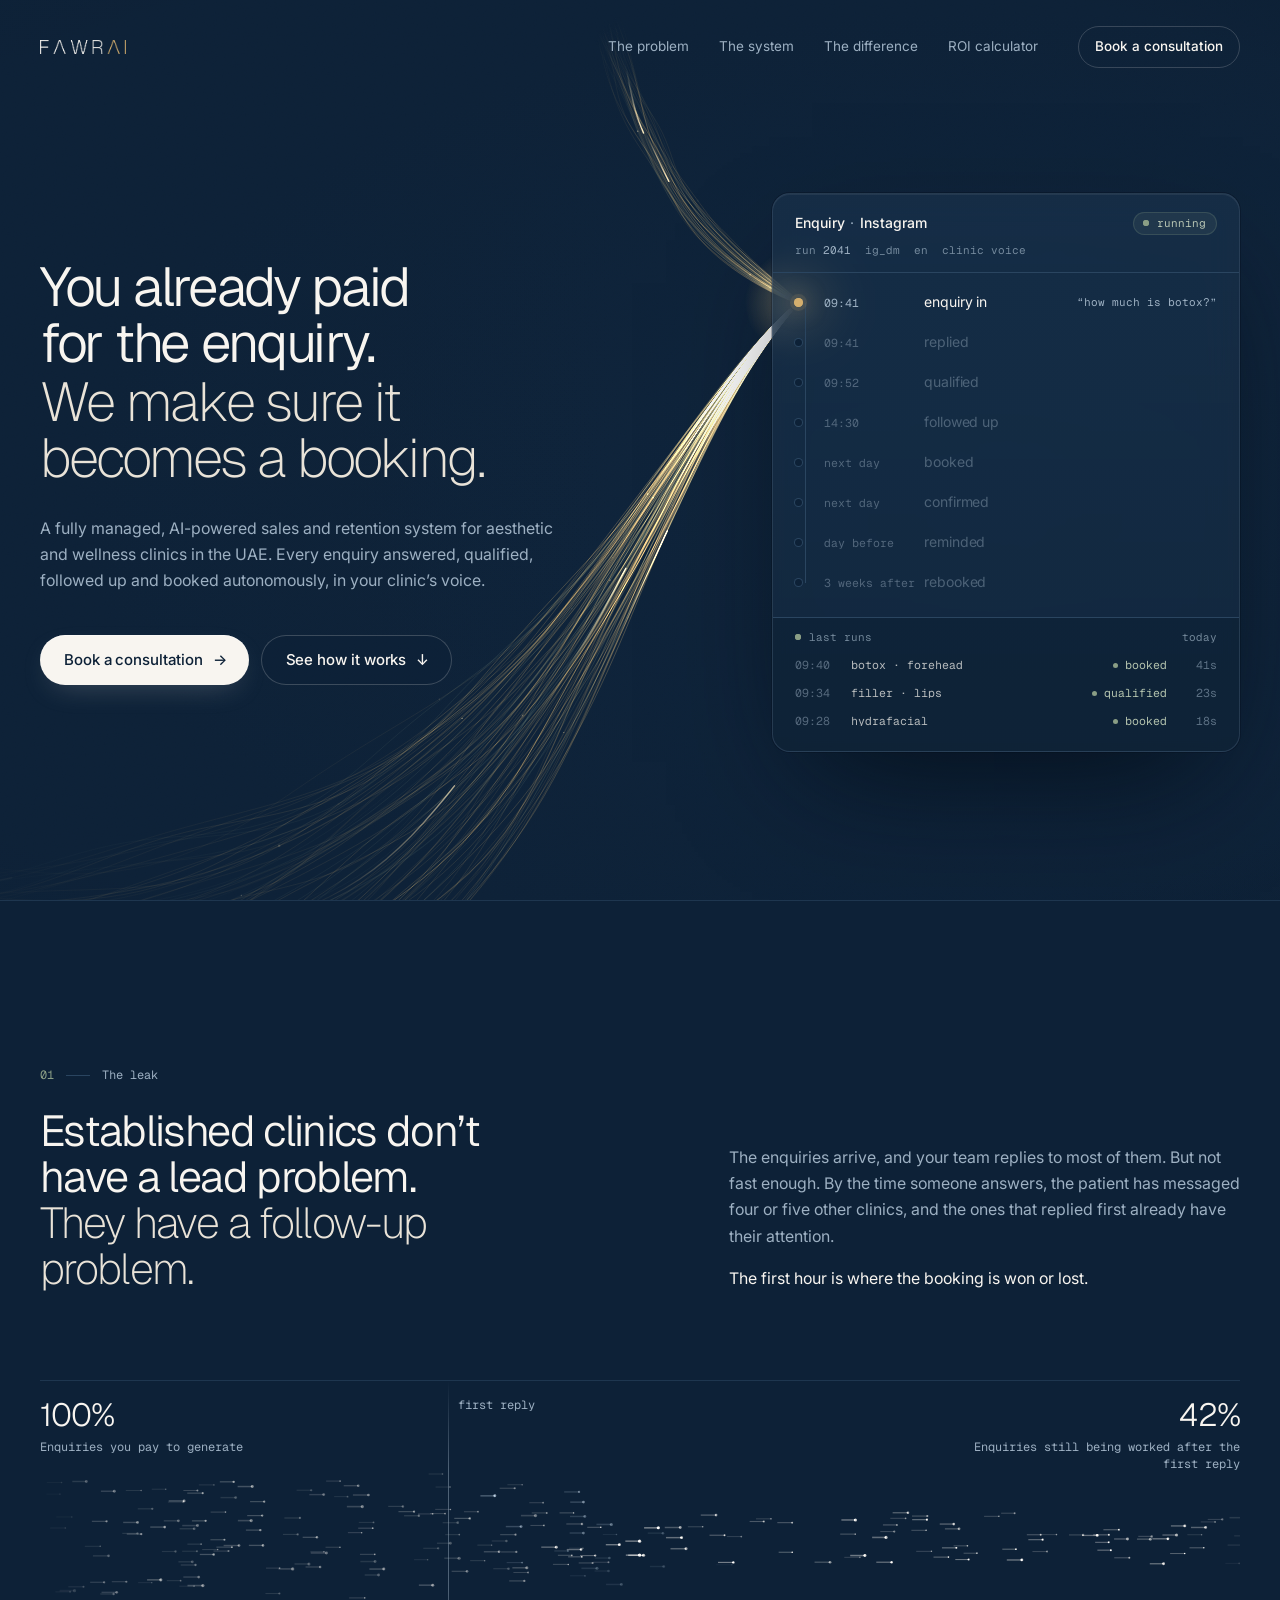
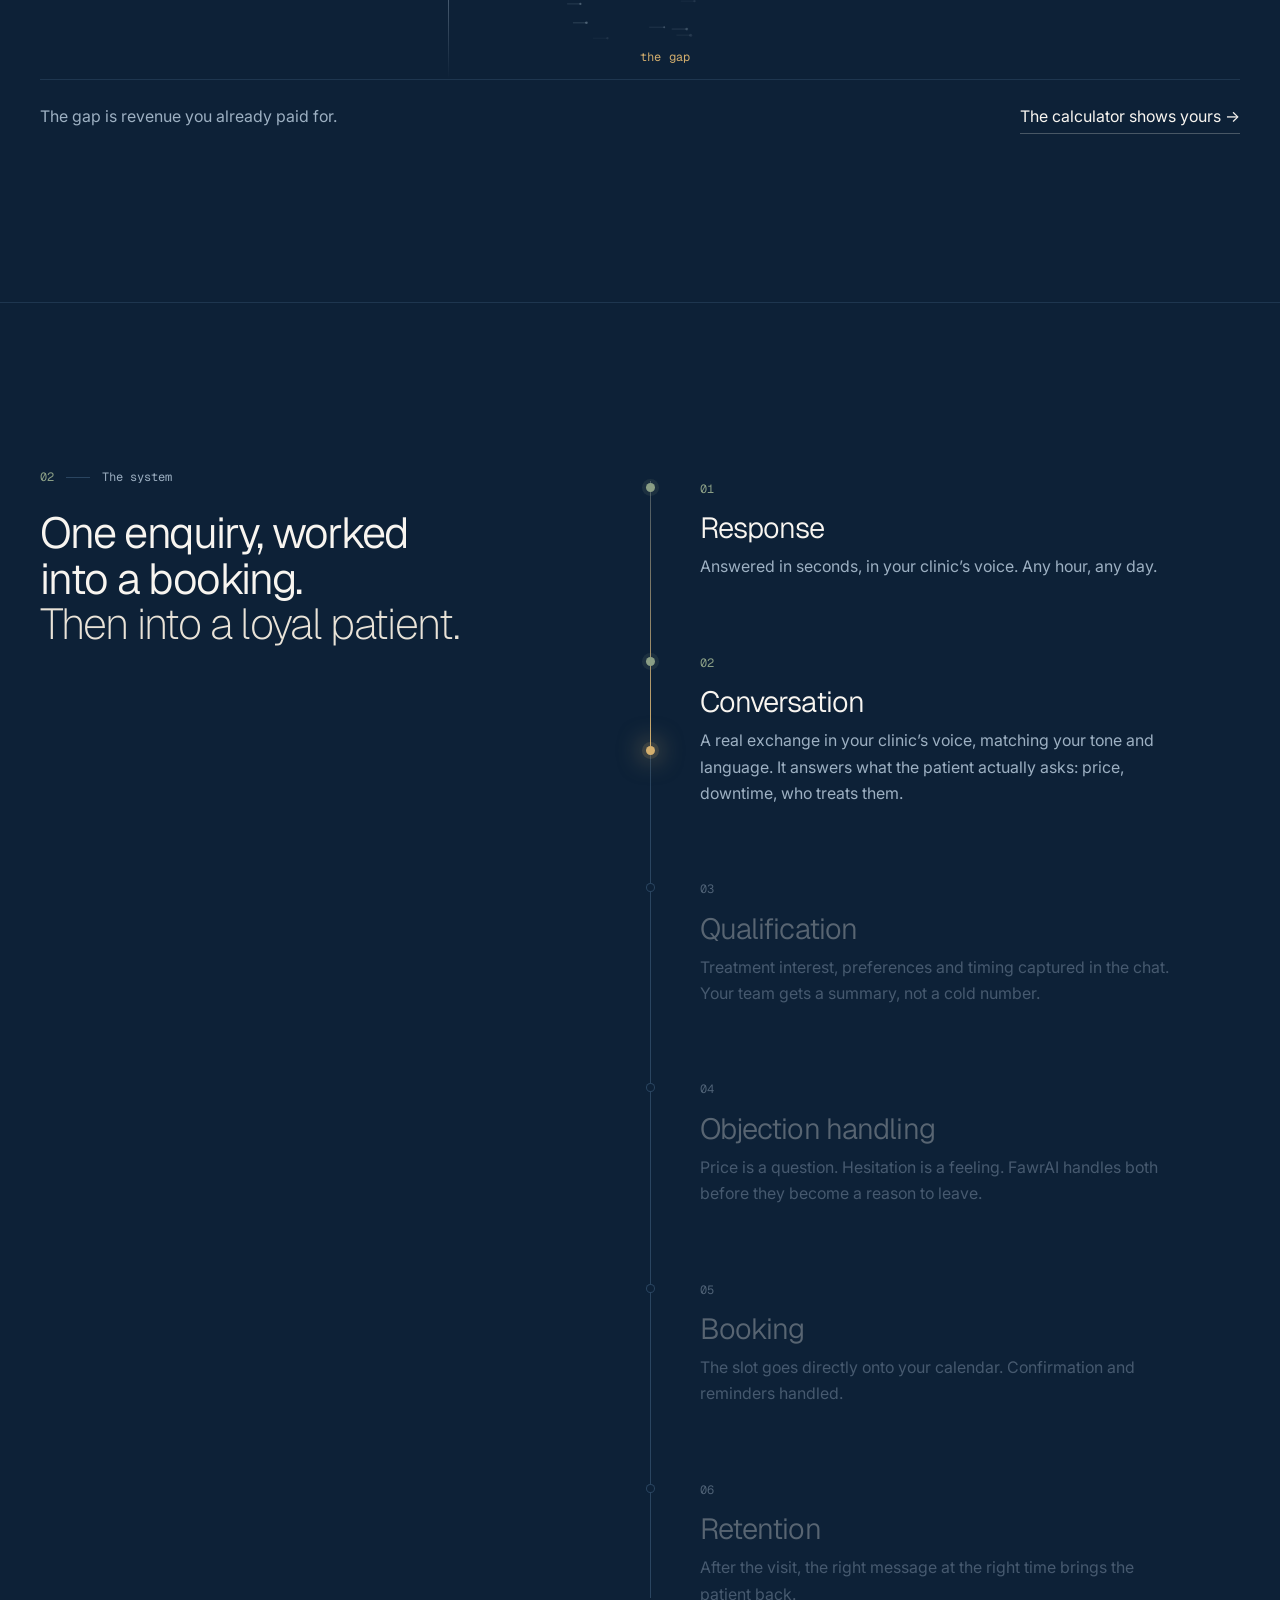
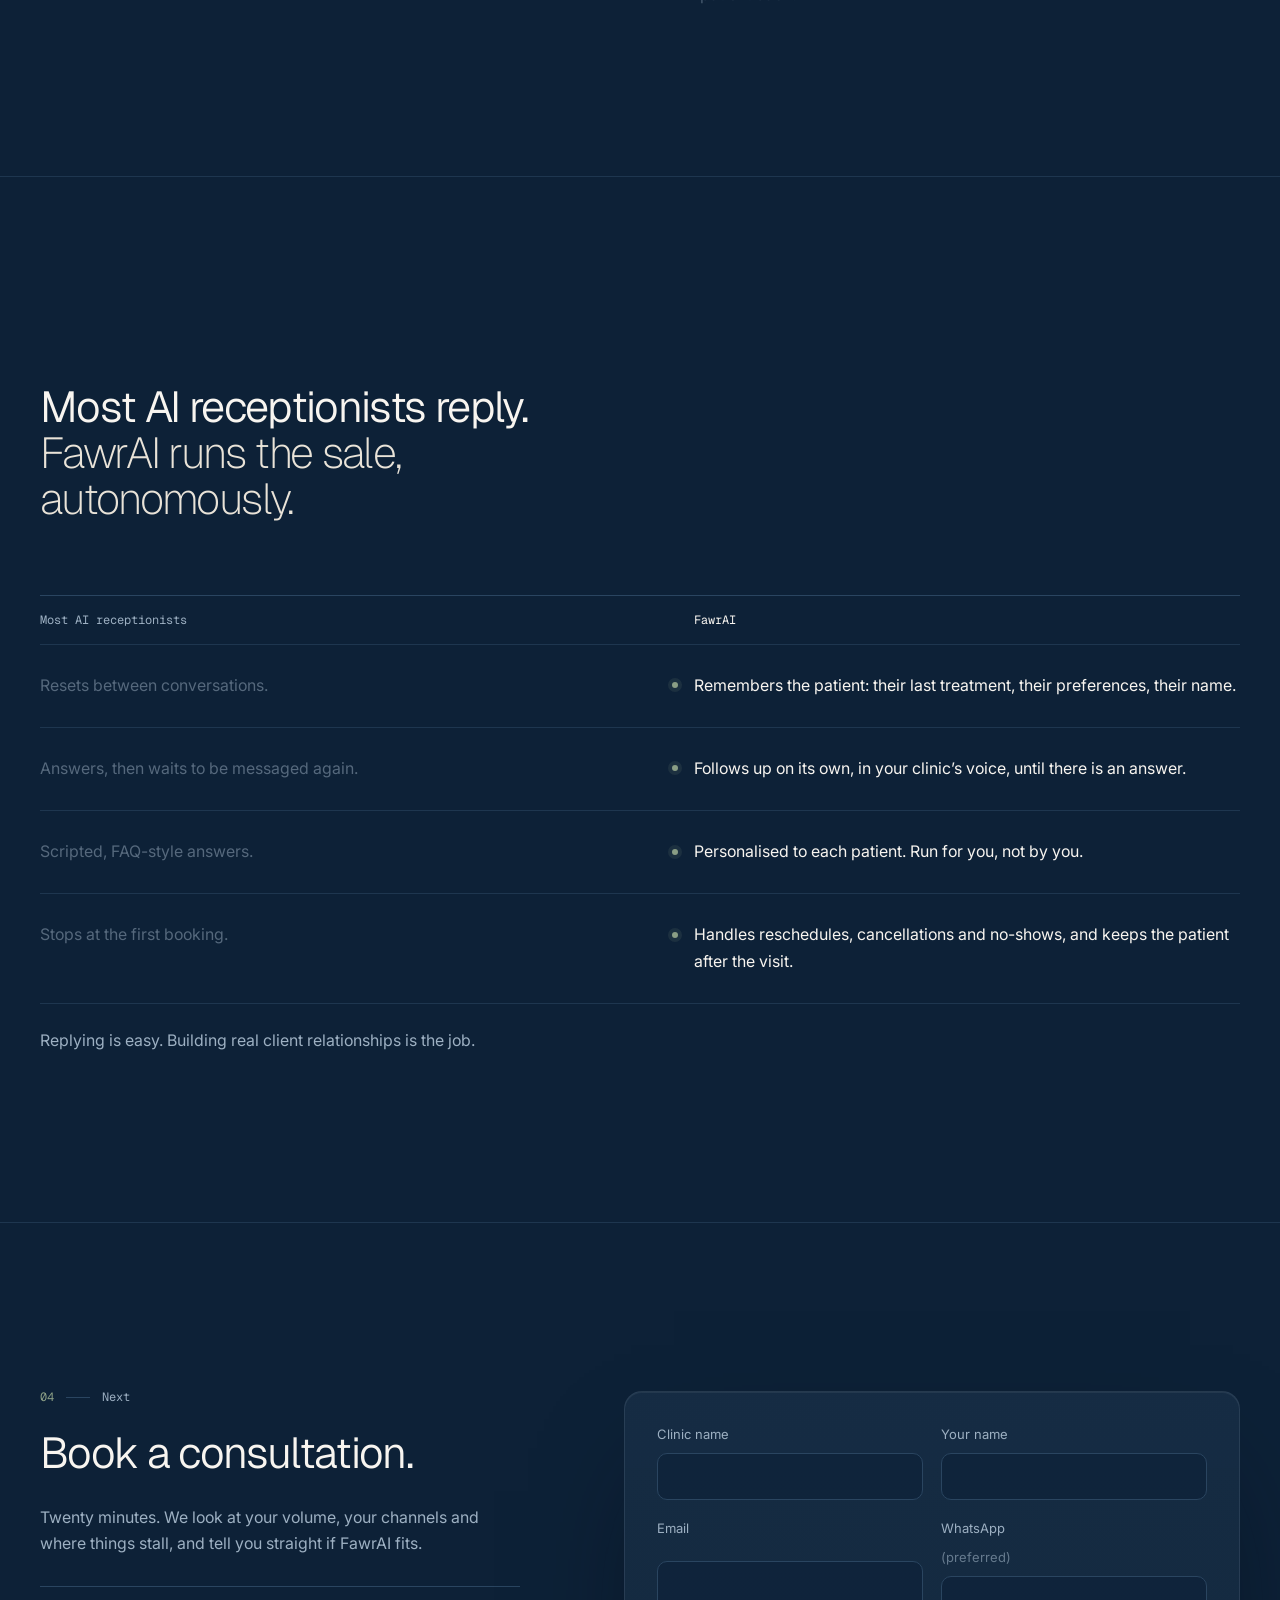
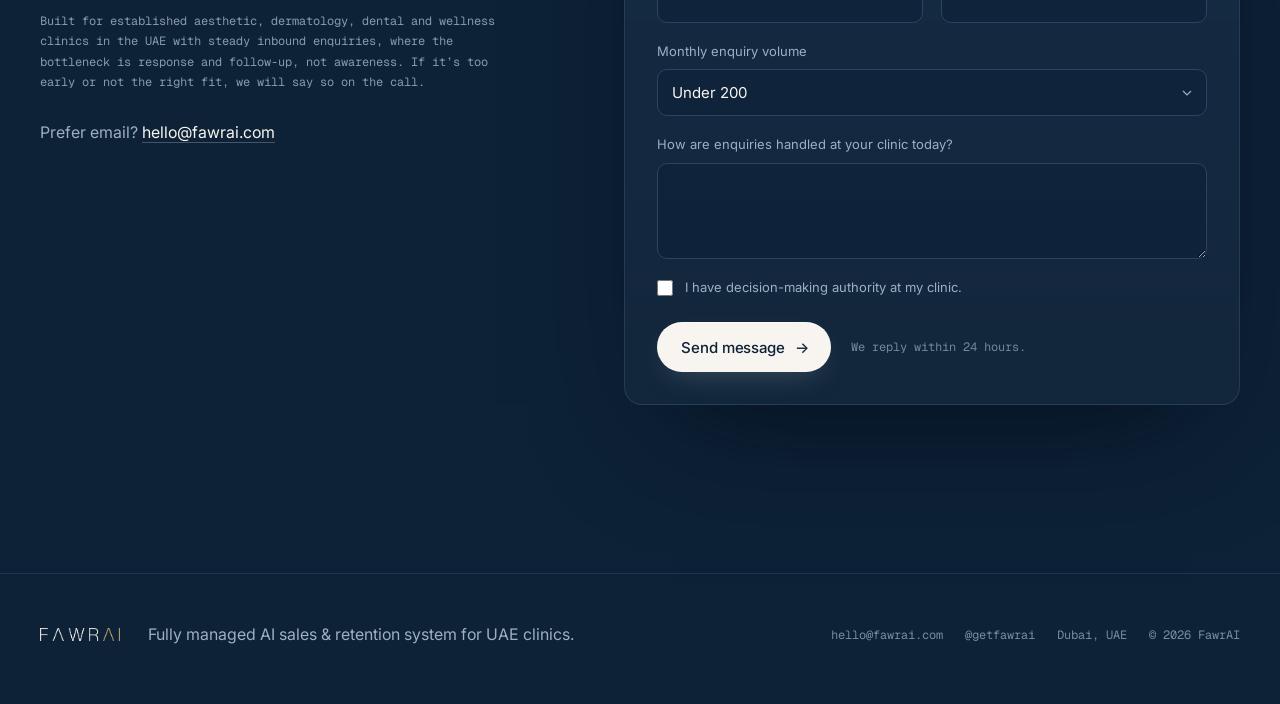
<file: index.html>
<!DOCTYPE html>
<html lang="en">
<head>
<meta charset="utf-8">
<meta name="viewport" content="width=device-width, initial-scale=1, viewport-fit=cover">
<title>FawrAI · The enquiry, worked until it books</title>
<meta name="description" content="FawrAI is a fully managed sales and retention system for aesthetic and wellness clinics in the UAE. Every enquiry you already pay for is answered in seconds, qualified in conversation, followed up until it books, and remembered after.">
<meta name="theme-color" content="#0D2137">
<link rel="canonical" href="https://fawrai.com/">

<link rel="icon" type="image/png" href="favicon-32.png">
<link rel="icon" type="image/png" sizes="512x512" href="favicon.png">
<link rel="apple-touch-icon" href="apple-touch-icon.png">

<meta property="og:type" content="website">
<meta property="og:url" content="https://fawrai.com/">
<meta property="og:title" content="FawrAI · The enquiry, worked until it books">
<meta property="og:description" content="A fully managed sales and retention system for aesthetic and wellness clinics in the UAE. Every enquiry you already pay for, worked until it becomes a booking.">
<meta property="og:image" content="https://fawrai.com/og-image.png">
<meta name="twitter:card" content="summary_large_image">

<link rel="preconnect" href="https://fonts.googleapis.com">
<link rel="preconnect" href="https://fonts.gstatic.com" crossorigin>
<link rel="stylesheet" href="https://fonts.googleapis.com/css2?family=Geist:wght@200..500&family=Geist+Mono:wght@400;500&family=Inter:wght@400;500&display=swap">
<link rel="stylesheet" href="styles.css">
</head>
<body>
<a class="skip" href="#main">Skip to content</a>

<header class="nav" id="nav">
  <div class="nav__inner">
    <a class="nav__logo" href="/" aria-label="FawrAI home">
      <img src="logo-light-cropped.png" alt="FawrAI" width="86" height="14">
    </a>
    <nav class="nav__links" aria-label="Primary">
      <a href="#leak">The problem</a>
      <a href="#system">The system</a>
      <a href="#difference">The difference</a>
      <a href="https://roi.fawrai.com/">ROI calculator</a>
    </nav>
    <a href="#contact" class="nav__cta">Book a consultation</a>
    <button class="nav__burger" id="burger" aria-label="Open menu" aria-expanded="false" aria-controls="menu">
      <span></span><span></span>
    </button>
  </div>
  <div class="nav__menu" id="menu" hidden>
    <a href="#leak">The problem</a>
    <a href="#system">The system</a>
    <a href="#difference">The difference</a>
    <a href="https://roi.fawrai.com/">ROI calculator</a>
    <a href="#contact" class="btn btn--primary">Book a consultation</a>
  </div>
</header>

<main id="main">

  <section class="hero" id="hero" aria-labelledby="hero-title">
    <canvas class="hero__ribbon" id="ribbon" aria-hidden="true"></canvas>
    <div class="hero__scrim" aria-hidden="true"></div>
    <div class="hero__grain" aria-hidden="true"></div>

    <div class="hero__inner">
      <div class="hero__copy">

        <h1 id="hero-title" class="hero__title">
          <span class="line"><span class="line__in in" style="--d:220ms">You already paid for the enquiry.</span></span>
          <span class="line line--soft"><span class="line__in in" style="--d:360ms">We make sure it becomes a booking.</span></span>
        </h1>

        <p class="hero__lead in" style="--d:560ms">A fully managed, AI-powered sales and retention system for aesthetic and wellness clinics in the UAE. Every enquiry answered, qualified, followed up and booked autonomously, in your clinic&rsquo;s voice.</p>

        <div class="hero__actions in" style="--d:700ms">
          <a href="#contact" class="btn btn--primary">Book a consultation <span class="btn__arrow" aria-hidden="true">&rarr;</span></a>
          <a href="#system" class="btn btn--ghost">See how it works <span class="btn__arrow" aria-hidden="true">&darr;</span></a>
        </div>
      </div>

      <aside class="run in" id="run" style="--d:900ms" aria-label="Illustration: FawrAI working one Instagram enquiry from first message to rebooking">
        <header class="run__head">
          <p class="run__title">Enquiry <b>·</b> Instagram</p>
          <p class="run__status" id="runStatus"><i></i><span>running</span></p>
        </header>
        <p class="run__meta"><span>run <b id="runId">2041</b></span><span>ig_dm</span><span>en</span><span>clinic voice</span></p>

        <div class="run__track">
        <div class="run__rail" aria-hidden="true"><i id="railFill"></i></div>
        <ol class="run__steps" id="runSteps">
          <li class="run__step"><i class="node"></i><time>09:41</time><span class="lbl">enquiry in</span><span class="det">&ldquo;how much is botox?&rdquo;</span></li>
          <li class="run__step"><i class="node"></i><time>09:41</time><span class="lbl">replied</span><span class="det">in 20 sec</span></li>
          <li class="run__step"><i class="node"></i><time>09:52</time><span class="lbl">qualified</span><span class="det">forehead · switching</span></li>
          <li class="run__step"><i class="node"></i><time>14:30</time><span class="lbl">followed up</span><span class="det">no reply since 09:52</span></li>
          <li class="run__step"><i class="node"></i><time>next day</time><span class="lbl">booked</span><span class="det">sat 11:00 · on calendar</span></li>
          <li class="run__step"><i class="node"></i><time>next day</time><span class="lbl">confirmed</span><span class="det">whatsapp</span></li>
          <li class="run__step"><i class="node"></i><time>day before</time><span class="lbl">reminded</span><span class="det">attended</span></li>
          <li class="run__step"><i class="node"></i><time>3 weeks after</time><span class="lbl">rebooked</span><span class="det">top-up</span></li>
        </ol>
        </div>

        <footer class="run__log">
          <p class="run__logh"><span><i></i>last runs</span><span>today</span></p>
          <ul class="log" id="log" aria-hidden="true"></ul>
        </footer>
      </aside>
    </div>
  </section>

  <!-- 01 · THE LEAK -->
  <section class="sec sec--leak" id="leak" aria-labelledby="leak-title">
    <div class="wrap">
      <div class="leak__head">
        <p class="label rv"><b>01</b>The leak</p>
        <h2 id="leak-title" class="rv">Established clinics don&rsquo;t have a lead problem.<br><span class="soft">They have a follow-up problem.</span></h2>
        <div class="prose rv">
          <p>The enquiries arrive, and your team replies to most of them. But not fast enough. By the time someone answers, the patient has messaged four or five other clinics, and the ones that replied first already have their attention.</p>
          <p class="prose__em">The first hour is where the booking is won or lost.</p>
        </div>
      </div>

      <figure class="stream rv" aria-labelledby="stream-cap">
        <div class="stream__stage">
          <canvas id="stream" aria-hidden="true"></canvas>
          <span class="stream__tag stream__tag--in"><b>100%</b>Enquiries you pay to generate</span>
          <span class="stream__reply" aria-hidden="true"><i></i>first reply</span>
          <span class="stream__tag stream__tag--out"><b>42%</b>Enquiries still being worked after the first reply</span>
          <span class="stream__gap" aria-hidden="true">the gap</span>
        </div>
        <figcaption id="stream-cap">The gap is revenue you already paid for. <a href="https://roi.fawrai.com/">The calculator shows yours <span aria-hidden="true">&rarr;</span></a></figcaption>
      </figure>
    </div>
  </section>

  <!-- 02 · THE SYSTEM -->
  <section class="sec sec--system" id="system" aria-labelledby="system-title">
    <div class="wrap sys">
      <div class="sys__head">
        <p class="label rv"><b>02</b>The system</p>
        <h2 id="system-title" class="rv">One enquiry, worked into a booking.<br><span class="soft">Then into a loyal patient.</span></h2>
      </div>

      <div class="sys__track">
      <div class="sys__line" aria-hidden="true"><i id="sysFill"></i><b id="sysHead"></b></div>
      <ol class="sys__steps" id="sysSteps">
        <li class="sys__step">
          <span class="sys__n">01</span>
          <h3>Response</h3>
          <p>Answered in seconds, in your clinic&rsquo;s voice. Any hour, any day.</p>
        </li>
        <li class="sys__step">
          <span class="sys__n">02</span>
          <h3>Conversation</h3>
          <p>A real exchange in your clinic&rsquo;s voice, matching your tone and language. It answers what the patient actually asks: price, downtime, who treats them.</p>
        </li>
        <li class="sys__step">
          <span class="sys__n">03</span>
          <h3>Qualification</h3>
          <p>Treatment interest, preferences and timing captured in the chat. Your team gets a summary, not a cold number.</p>
        </li>
        <li class="sys__step">
          <span class="sys__n">04</span>
          <h3>Objection handling</h3>
          <p>Price is a question. Hesitation is a feeling. FawrAI handles both before they become a reason to leave.</p>
        </li>
        <li class="sys__step">
          <span class="sys__n">05</span>
          <h3>Booking</h3>
          <p>The slot goes directly onto your calendar. Confirmation and reminders handled.</p>
        </li>
        <li class="sys__step">
          <span class="sys__n">06</span>
          <h3>Retention</h3>
          <p>After the visit, the right message at the right time brings the patient back.</p>
        </li>
      </ol>
      </div>
    </div>
  </section>

  <!-- 03 · THE DIFFERENCE -->
  <section class="sec sec--diff" id="difference" aria-labelledby="diff-title">
    <div class="wrap">
      <p class="label rv"><b>03</b>The difference</p>
      <h2 id="diff-title" class="rv">Most AI receptionists reply.<br><span class="soft">FawrAI runs the sale, autonomously.</span></h2>

      <div class="cmp" role="table" aria-label="Most AI receptionists compared with FawrAI">
        <div class="cmp__row cmp__row--head" role="row">
          <span role="columnheader">Most AI receptionists</span>
          <span role="columnheader">FawrAI</span>
        </div>
        <div class="cmp__row rv" role="row">
          <span role="cell">Resets between conversations.</span>
          <span role="cell">Remembers the patient: their last treatment, their preferences, their name.</span>
        </div>
        <div class="cmp__row rv" role="row">
          <span role="cell">Answers, then waits to be messaged again.</span>
          <span role="cell">Follows up on its own, in your clinic&rsquo;s voice, until there is an answer.</span>
        </div>
        <div class="cmp__row rv" role="row">
          <span role="cell">Scripted, FAQ-style answers.</span>
          <span role="cell">Personalised to each patient. Run for you, not by you.</span>
        </div>
        <div class="cmp__row rv" role="row">
          <span role="cell">Stops at the first booking.</span>
          <span role="cell">Handles reschedules, cancellations and no-shows, and keeps the patient after the visit.</span>
        </div>
      </div>
      <p class="pull rv">Replying is easy. Building real client relationships is the job.</p>
    </div>
  </section>

  <!-- 04 · CONTACT -->
  <section class="sec sec--contact" id="contact" aria-labelledby="cta-title">
    <div class="wrap cta">
      <div class="cta__copy">
        <p class="label rv"><b>04</b>Next</p>
        <h2 id="cta-title" class="rv">Book a consultation.</h2>
        <p class="rv">Twenty minutes. We look at your volume, your channels and where things stall, and tell you straight if FawrAI fits.</p>
        <p class="cta__fit rv">Built for established aesthetic, dermatology, dental and wellness clinics in the UAE with steady inbound enquiries, where the bottleneck is response and follow-up, not awareness. If it&rsquo;s too early or not the right fit, we will say so on the call.</p>
        <p class="cta__alt rv">Prefer email? <a href="mailto:hello@fawrai.com">hello@fawrai.com</a></p>
      </div>

      <form class="form rv" action="https://formspree.io/f/xjybanby" method="POST">
        <div class="form__grid">
          <label>Clinic name<input type="text" name="clinic" autocomplete="organization" required></label>
          <label>Your name<input type="text" name="name" autocomplete="name" required></label>
          <label>Email<input type="email" name="email" autocomplete="email" required></label>
          <label>WhatsApp <span>(preferred)</span><input type="text" name="whatsapp" autocomplete="tel" inputmode="tel"></label>
        </div>
        <label>Monthly enquiry volume
          <select name="lead_volume">
            <option value="Under 200">Under 200</option>
            <option value="200 to 400">200 to 400</option>
            <option value="400 to 600">400 to 600</option>
            <option value="600+">600+</option>
          </select>
        </label>
        <label>How are enquiries handled at your clinic today?<textarea name="bottleneck" rows="3"></textarea></label>
        <label class="form__check"><input type="checkbox" name="has_authority" value="yes"> I have decision-making authority at my clinic.</label>
        <div class="form__foot">
          <button type="submit" class="btn btn--primary">Send message <span class="btn__arrow" aria-hidden="true">&rarr;</span></button>
          <p class="form__note">We reply within 24 hours.</p>
        </div>
      </form>
    </div>
  </section>

</main>

<footer class="foot">
  <div class="wrap foot__inner">
    <img src="logo-light-cropped.png" alt="FawrAI" width="80" height="13" class="foot__logo">
    <p class="foot__tag">Fully managed AI sales &amp; retention system for UAE clinics.</p>
    <p class="foot__meta">
      <a href="mailto:hello@fawrai.com">hello@fawrai.com</a>
      <a href="https://instagram.com/getfawrai">@getfawrai</a>
      <span>Dubai, UAE</span>
      <span>&copy; 2026 FawrAI</span>
    </p>
  </div>
</footer>

<script src="hero.js" defer></script>
<script src="sections.js" defer></script>
</body>
</html>
</file>
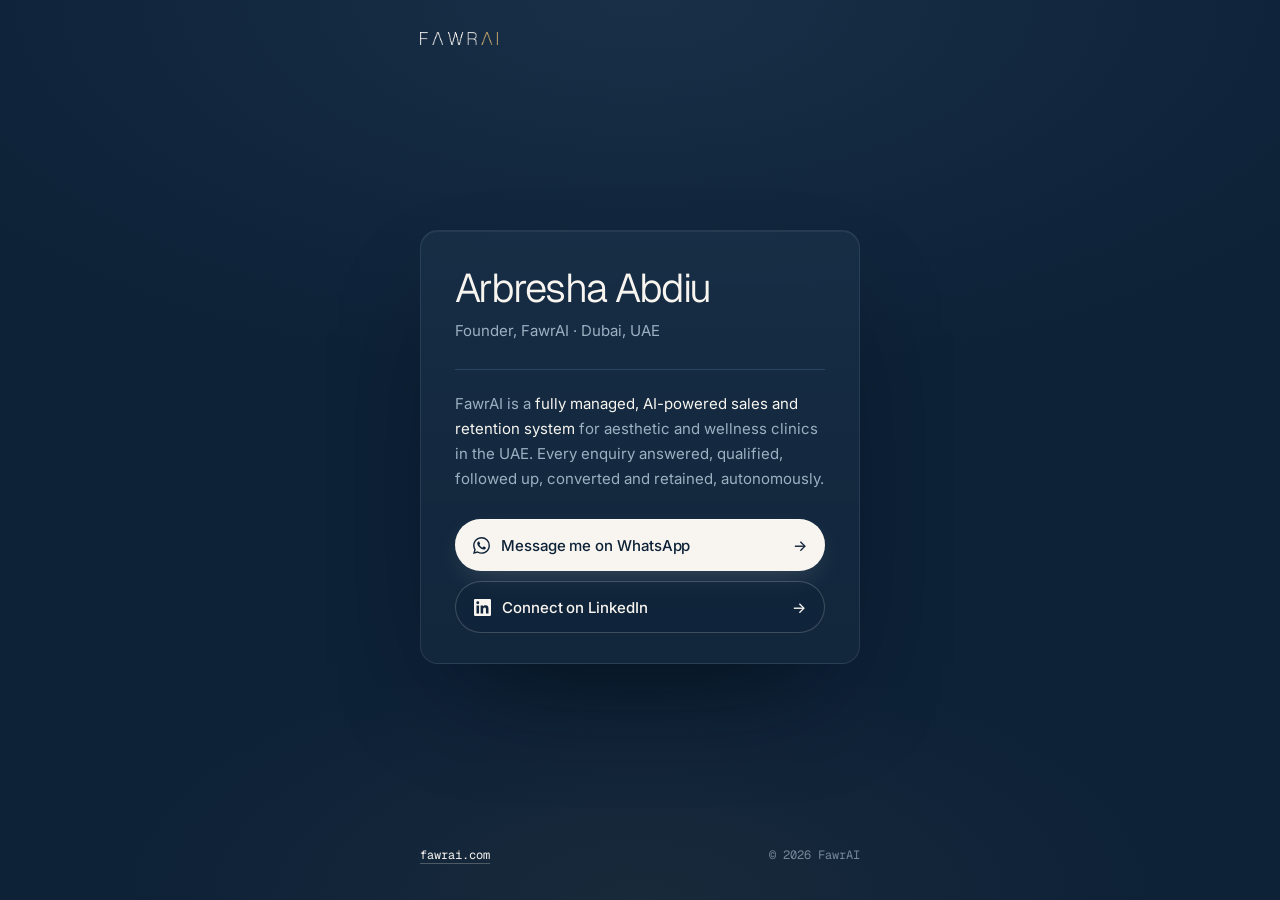
<file: connect/index.html>
<!DOCTYPE html>
<html lang="en">
<head>
<meta charset="utf-8">
<meta name="viewport" content="width=device-width, initial-scale=1, viewport-fit=cover">
<title>Arbresha Abdiu &middot; FawrAI</title>
<meta name="description" content="FawrAI is a fully managed, AI-powered sales and retention system for aesthetic and wellness clinics in the UAE. Connect with founder Arbresha Abdiu.">
<meta name="theme-color" content="#0D2137">
<link rel="canonical" href="https://fawrai.com/connect">
<meta name="robots" content="noindex">

<link rel="icon" type="image/png" href="../favicon-32.png">
<link rel="icon" type="image/png" sizes="512x512" href="../favicon.png">
<link rel="apple-touch-icon" href="../apple-touch-icon.png">

<meta property="og:type" content="profile">
<meta property="og:url" content="https://fawrai.com/connect">
<meta property="og:title" content="Arbresha Abdiu &middot; FawrAI">
<meta property="og:description" content="A fully managed, AI-powered sales and retention system for aesthetic and wellness clinics in the UAE.">
<meta property="og:image" content="https://fawrai.com/og-image.png">

<link rel="preconnect" href="https://fonts.googleapis.com">
<link rel="preconnect" href="https://fonts.gstatic.com" crossorigin>
<link rel="stylesheet" href="https://fonts.googleapis.com/css2?family=Geist:wght@200..500&family=Geist+Mono:wght@400&family=Inter:wght@400;500&display=swap">
<style>
  /* Same system as fawrai.com: navy room, sage UI, gold used once. */
  :root {
    --navy:    #0D2137;
    --navy-80: #2A4560;
    --paper:   #F8F5F0;
    --dim:     #9DB0C2;
    --sage:    #8A9E85;
    --gold:    #D4AF6E;

    --f-display: 'Geist', 'Helvetica Neue', Arial, sans-serif;
    --f-body:    'Inter', 'Helvetica Neue', Arial, sans-serif;
    --f-mono:    'Geist Mono', ui-monospace, Menlo, monospace;

    --t-body: 15px;
    --t-mono: 12px;
    --expo: cubic-bezier(0.16, 1, 0.3, 1);
    --out:  cubic-bezier(0.22, 0.61, 0.36, 1);
  }

  *, *::before, *::after { box-sizing: border-box; margin: 0; padding: 0; }
  html { -webkit-text-size-adjust: 100%; background: var(--navy); }
  @media (max-width: 400px) { .card { padding: 26px 20px 22px; } .btn { font-size: 14.5px; } }
  body {
    min-height: 100vh; min-height: 100dvh;
    display: flex; flex-direction: column;
    padding: 24px 20px calc(28px + env(safe-area-inset-bottom));
    background:
      radial-gradient(90% 60% at 50% 0%, rgba(26, 49, 73, 0.9) 0%, transparent 70%),
      radial-gradient(60% 40% at 50% 100%, rgba(212, 175, 110, 0.06) 0%, transparent 70%),
      var(--navy);
    color: var(--paper);
    font-family: var(--f-body);
    font-size: var(--t-body);
    line-height: 1.65;
    -webkit-font-smoothing: antialiased;
    -moz-osx-font-smoothing: grayscale;
  }
  ::selection { background: var(--gold); color: var(--navy); }
  a { color: inherit; text-decoration: none; }
  img { display: block; }

  .top { display: flex; align-items: center; justify-content: space-between; max-width: 440px; width: 100%; margin: 0 auto; }
  .top img { width: 78px; height: auto; }
  .top span { font: 400 var(--t-mono)/1 var(--f-mono); color: var(--dim); }

  main { flex: 1; display: flex; align-items: center; padding: 40px 0; }

  .card {
    width: 100%; max-width: 440px; margin: 0 auto;
    padding: 30px 26px 26px;
    border-radius: 18px;
    background: linear-gradient(180deg, rgba(26, 49, 73, 0.72), rgba(20, 40, 61, 0.8));
    border: 1px solid rgba(157, 176, 194, 0.14);
    box-shadow: inset 0 1px 0 rgba(248, 245, 240, 0.06), 0 50px 120px -50px rgba(2, 10, 20, 0.85);
  }


  h1 {
    font: 340 clamp(2rem, 1.6rem + 2vw, 2.5rem)/1.05 var(--f-display);
    letter-spacing: -0.038em;
  }
  .where { margin-top: 10px; font-size: var(--t-body); color: var(--dim); }

  .rule { height: 1px; margin: 26px 0 22px; background: var(--navy-80); }

  .bio { color: var(--dim); }
  .bio b { font-weight: 400; color: var(--paper); }

  .actions { display: grid; gap: 10px; margin-top: 28px; }
  .btn {
    display: flex; align-items: center; gap: 11px;
    height: 52px; padding: 0 18px;
    white-space: nowrap;
    border-radius: 999px;
    font: 500 15px/1 var(--f-body);
    letter-spacing: -0.005em;
    transition: background 500ms var(--out), border-color 500ms var(--out), box-shadow 600ms var(--out);
  }
  .btn svg { width: 17px; height: 17px; flex: none; }
  .btn__label { margin-right: auto; }
  .btn__arrow { transition: transform 600ms var(--expo); }
  .btn:hover .btn__arrow { transform: translateX(3px); }
  .btn:focus-visible { outline: 1.5px solid var(--gold); outline-offset: 3px; }
  .btn:active { transform: translateY(1px); }

  .btn--primary {
    background: var(--paper); color: var(--navy);
    box-shadow: 0 1px 0 rgba(255, 255, 255, 0.4) inset, 0 10px 30px -12px rgba(248, 245, 240, 0.25);
  }
  .btn--primary:hover { background: #FFFDF8; }
  .btn--ghost { color: var(--paper); border: 1px solid rgba(248, 245, 240, 0.2); background: rgba(13, 33, 55, 0.35); }
  .btn--ghost:hover { border-color: rgba(248, 245, 240, 0.48); }

  .foot {
    display: flex; justify-content: space-between; gap: 12px;
    max-width: 440px; width: 100%; margin: 0 auto;
    font: 400 var(--t-mono)/1 var(--f-mono); color: rgba(157, 176, 194, 0.7);
  }
  .foot a { color: var(--paper); border-bottom: 1px solid rgba(248, 245, 240, 0.25); padding-bottom: 2px; transition: border-color 400ms var(--out); }
  .foot a:hover { border-color: var(--paper); }

  /* one quiet entrance, nothing else moves */
  .card, .top, .foot { animation: rise 1100ms var(--expo) both; }
  .top  { animation-delay: 60ms; }
  .card { animation-delay: 140ms; }
  .foot { animation-delay: 260ms; }
  @keyframes rise { from { opacity: 0; transform: translateY(10px); } to { opacity: 1; transform: none; } }
  @media (prefers-reduced-motion: reduce) { .card, .top, .foot { animation: none; } .btn, .btn__arrow { transition: none; } }

  @media (min-width: 600px) { body { padding: 32px 32px 36px; } .card { padding: 36px 34px 30px; } }
</style>
</head>
<body>
  <header class="top">
    <a href="https://fawrai.com/" aria-label="FawrAI"><img src="../logo-light-cropped.png" alt="FawrAI" width="78" height="13"></a>
  </header>

  <main>
    <section class="card" aria-labelledby="name">
      <h1 id="name">Arbresha Abdiu</h1>
      <p class="where">Founder, FawrAI &middot; Dubai, UAE</p>

      <div class="rule" aria-hidden="true"></div>

      <p class="bio">FawrAI is a <b>fully managed, AI-powered sales and retention system</b> for aesthetic and wellness clinics in the UAE. Every enquiry answered, qualified, followed up, converted and retained, autonomously.</p>

      <div class="actions">
        <a class="btn btn--primary" href="https://wa.me/971581173843?text=Hi" target="_blank" rel="noopener">
          <svg viewBox="0 0 24 24" fill="currentColor" aria-hidden="true"><path d="M17.472 14.382c-.297-.149-1.758-.867-2.03-.967-.273-.099-.471-.148-.67.15-.197.297-.767.966-.94 1.164-.173.199-.347.223-.644.075-.297-.15-1.255-.463-2.39-1.475-.883-.788-1.48-1.761-1.653-2.059-.173-.297-.018-.458.13-.606.134-.133.298-.347.446-.52.149-.174.198-.298.298-.497.099-.198.05-.371-.025-.52-.075-.149-.669-1.612-.916-2.207-.242-.579-.487-.5-.669-.51-.173-.008-.371-.01-.57-.01-.198 0-.52.074-.792.372-.272.297-1.04 1.016-1.04 2.479 0 1.462 1.065 2.875 1.213 3.074.149.198 2.096 3.2 5.077 4.487.709.306 1.262.489 1.694.625.712.227 1.36.195 1.871.118.571-.085 1.758-.719 2.006-1.413.248-.694.248-1.289.173-1.413-.074-.124-.272-.198-.57-.347m-5.421 7.403h-.004a9.87 9.87 0 01-5.031-1.378l-.361-.214-3.741.982.998-3.648-.235-.374a9.86 9.86 0 01-1.51-5.26c.001-5.45 4.436-9.884 9.888-9.884 2.64 0 5.122 1.03 6.988 2.898a9.825 9.825 0 012.893 6.994c-.003 5.45-4.437 9.884-9.885 9.884m8.413-18.297A11.815 11.815 0 0012.05 0C5.495 0 .16 5.335.157 11.892c0 2.096.547 4.142 1.588 5.945L.057 24l6.305-1.654a11.882 11.882 0 005.683 1.448h.005c6.554 0 11.89-5.335 11.893-11.893a11.821 11.821 0 00-3.48-8.413z"/></svg>
          <span class="btn__label">Message me on WhatsApp</span>
          <span class="btn__arrow" aria-hidden="true">&rarr;</span>
        </a>
        <a class="btn btn--ghost" href="https://www.linkedin.com/in/arbresha-abdiu-61923b140/" target="_blank" rel="noopener">
          <svg viewBox="0 0 24 24" fill="currentColor" aria-hidden="true"><path d="M20.447 20.452h-3.554v-5.569c0-1.328-.027-3.037-1.852-3.037-1.853 0-2.136 1.445-2.136 2.939v5.667H9.351V9h3.414v1.561h.046c.477-.9 1.637-1.85 3.37-1.85 3.601 0 4.267 2.37 4.267 5.455v6.286zM5.337 7.433a2.062 2.062 0 01-2.063-2.065 2.064 2.064 0 112.063 2.065zm1.782 13.019H3.555V9h3.564v11.452zM22.225 0H1.771C.792 0 0 .774 0 1.729v20.542C0 23.227.792 24 1.771 24h20.451C23.2 24 24 23.227 24 22.271V1.729C24 .774 23.2 0 22.222 0h.003z"/></svg>
          <span class="btn__label">Connect on LinkedIn</span>
          <span class="btn__arrow" aria-hidden="true">&rarr;</span>
        </a>
      </div>
    </section>
  </main>

  <footer class="foot">
    <a href="https://fawrai.com/">fawrai.com</a>
    <span>&copy; 2026 FawrAI</span>
  </footer>
</body>
</html>
</file>
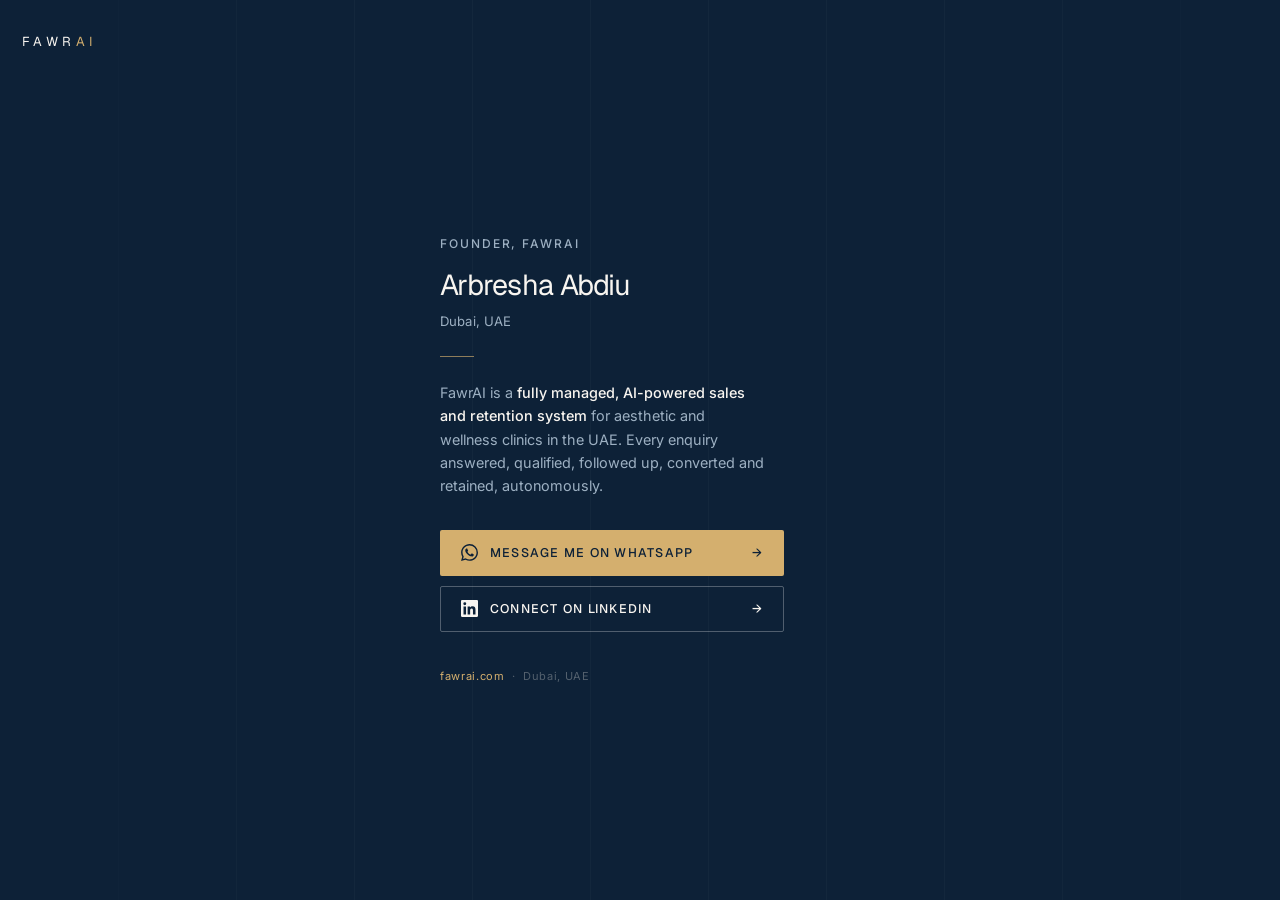
<file: connect:index.html>
<!DOCTYPE html>
<html lang="en">
<head>
<meta charset="utf-8">
<meta name="viewport" content="width=device-width, initial-scale=1">
<title>Arbresha Abdiu &middot; FawrAI</title>
<meta name="description" content="FawrAI is a fully managed, AI-powered sales and retention system for aesthetic and wellness clinics in the UAE. Connect with founder Arbresha Abdiu.">
<link rel="canonical" href="https://fawrai.com/connect">
<meta name="robots" content="noindex">

<link rel="icon" type="image/png" href="/favicon-32.png">
<link rel="icon" type="image/png" sizes="512x512" href="/favicon.png">
<link rel="apple-touch-icon" href="/apple-touch-icon.png">

<meta property="og:type" content="profile">
<meta property="og:url" content="https://fawrai.com/connect">
<meta property="og:title" content="Arbresha Abdiu &middot; FawrAI">
<meta property="og:description" content="A fully managed, AI-powered sales and retention system for aesthetic and wellness clinics in the UAE.">
<meta property="og:image" content="https://fawrai.com/og-image.png">

<link rel="preconnect" href="https://fonts.googleapis.com">
<link rel="preconnect" href="https://fonts.gstatic.com" crossorigin>
<link rel="stylesheet" href="https://fonts.googleapis.com/css2?family=Geist:wght@300;400;500;600&family=Inter:ital,wght@0,400;0,500;1,400&display=swap">
<style>
  *, *::before, *::after { box-sizing: border-box; margin: 0; padding: 0; }

  :root {
    --navy:        #0D2137;
    --navy-90:     #1A3149;
    --gold:        #D4AF6E;
    --gold-90:     #C59F5D;
    --sage:        #8A9E85;
    --line-dark:   #1F3650;
    --on-navy:     #F8F5F0;
    --on-navy-dim: #9DB0C2;

    --f-display: 'Geist', 'Helvetica Neue', Arial, sans-serif;
    --f-body:    'Inter', 'Helvetica Neue', Arial, sans-serif;

    --ease: cubic-bezier(0.2, 0.6, 0.2, 1);
    --dur: 220ms;
  }

  html { -webkit-text-size-adjust: 100%; }
  body {
    min-height: 100dvh;
    background: var(--navy);
    color: var(--on-navy);
    font-family: var(--f-body);
    line-height: 1.6;
    -webkit-font-smoothing: antialiased;
    text-rendering: optimizeLegibility;
    display: flex;
    flex-direction: column;
    padding: 28px 22px 34px;
    position: relative;
    overflow-x: hidden;
  }
  /* faint measured field — same structural device as the site hero */
  body::before {
    content: ""; position: fixed; inset: 0; z-index: 0; pointer-events: none;
    background-image: linear-gradient(90deg, rgba(255,255,255,0.028) 1px, transparent 1px);
    background-size: 118px 100%;
    -webkit-mask-image: linear-gradient(90deg, transparent, #000 20%, #000 80%, transparent);
    mask-image: linear-gradient(90deg, transparent, #000 20%, #000 80%, transparent);
  }

  ::selection { background: var(--gold); color: var(--navy); }
  a { color: inherit; }

  .masthead, main, .foot { position: relative; z-index: 1; }

  /* wordmark */
  .wm {
    font-family: var(--f-display); font-weight: 400;
    letter-spacing: 0.34em; font-size: 13px; line-height: 1;
    text-transform: uppercase; color: var(--on-navy);
    display: inline-block;
  }
  .wm b { font-weight: 400; color: var(--gold); }

  main {
    flex: 1;
    display: flex; flex-direction: column; justify-content: center;
    padding: 48px 0;
  }
  .card { width: 100%; max-width: 400px; margin: 0 auto; }

  .eyebrow {
    font-family: var(--f-body); font-size: 12px; font-weight: 500;
    letter-spacing: 0.16em; text-transform: uppercase;
    color: var(--on-navy-dim); margin-bottom: 15px;
  }
  .name {
    font-family: var(--f-display); font-weight: 400;
    font-size: 1.8rem; letter-spacing: -0.025em; line-height: 1.12;
    color: var(--on-navy);
  }
  .role {
    margin-top: 10px; font-size: 0.82rem; color: var(--on-navy-dim);
    letter-spacing: 0.01em;
  }

  .rule { width: 34px; height: 1px; background: var(--gold); opacity: 0.65; margin: 24px 0; }

  .bio {
    font-size: 0.9rem; font-weight: 400; line-height: 1.62;
    color: var(--on-navy-dim); max-width: 36ch;
  }
  .bio b { color: var(--on-navy); font-weight: 500; }

  .actions {
    display: flex; flex-direction: column; gap: 10px;
    margin-top: 32px; max-width: 344px;
  }

  /* buttons — the redesign's .btn, adapted to full-width rows */
  .btn {
    --bg: var(--navy); --fg: var(--on-navy); --bd: transparent; --wipe: var(--gold);
    position: relative; isolation: isolate; overflow: hidden;
    display: flex; align-items: center; gap: 12px;
    width: 100%; padding: 12px 20px; border-radius: 2px;
    font-family: var(--f-display); font-weight: 500; font-size: 0.78rem;
    letter-spacing: 0.1em; text-transform: uppercase;
    background: var(--bg); color: var(--fg); border: 1px solid var(--bd);
    text-decoration: none; cursor: pointer;
    transition: color var(--dur) var(--ease), border-color var(--dur) var(--ease);
  }
  .btn::after {
    content: ""; position: absolute; inset: 0; z-index: -1; background: var(--wipe);
    transform: scaleX(0); transform-origin: right;
    transition: transform 300ms var(--ease);
  }
  .btn:active { transform: translateY(1px); }
  .btn:focus-visible { outline: 2px solid var(--gold); outline-offset: 3px; }
  .btn svg { width: 17px; height: 17px; flex-shrink: 0; }
  .btn__label { margin-right: auto; }
  .btn__arrow { display: inline-block; transition: transform var(--dur) var(--ease); }

  .btn--gold  { --bg: var(--gold); --fg: var(--navy); --wipe: var(--navy); }
  .btn--ghost { --bg: transparent; --fg: var(--on-navy); --bd: rgba(255,255,255,0.28); --wipe: rgba(255,255,255,0.10); }

  @media (hover: hover) {
    .btn:hover::after { transform: scaleX(1); transform-origin: left; }
    .btn:hover .btn__arrow { transform: translateX(4px); }
    .btn--gold:hover  { color: var(--gold); }
    .btn--ghost:hover { --bd: rgba(255,255,255,0.6); color: var(--on-navy); }
  }
  @media (hover: none) {
    .btn::after { display: none; }
    .btn--gold:active  { background: var(--navy); color: var(--gold); }
    .btn--ghost:active { --bd: rgba(255,255,255,0.6); background: rgba(255,255,255,0.08); }
  }
  @media (prefers-reduced-motion: reduce) {
    .btn::after { transition: none; }
    .btn:hover .btn__arrow { transform: none; }
  }

  .foot {
    margin-top: 36px;
    font-family: var(--f-body); font-size: 11px; letter-spacing: 0.06em;
    color: rgba(248,245,240,0.3);
  }
  .foot a { color: var(--gold); text-decoration: none; }
  .foot a:hover { text-decoration: underline; text-underline-offset: 3px; }

  @media (max-width: 400px) {
    .name { font-size: 1.55rem; }
    .actions { max-width: none; }
  }
</style>
</head>
<body>
  <header class="masthead">
    <span class="wm">FAWR<b>AI</b></span>
  </header>

  <main>
    <div class="card">
      <p class="eyebrow">Founder, FawrAI</p>
      <h1 class="name">Arbresha Abdiu</h1>
      <p class="role">Dubai, UAE</p>

      <div class="rule" aria-hidden="true"></div>

      <p class="bio">
        FawrAI is a <b>fully managed, AI-powered sales and retention system</b> for aesthetic and wellness clinics in the UAE. Every enquiry answered, qualified, followed up, converted and retained, autonomously.
      </p>

      <div class="actions">
        <a class="btn btn--gold" href="https://wa.me/971581173843?text=Hi" target="_blank" rel="noopener">
          <svg viewBox="0 0 24 24" fill="currentColor" aria-hidden="true"><path d="M17.472 14.382c-.297-.149-1.758-.867-2.03-.967-.273-.099-.471-.148-.67.15-.197.297-.767.966-.94 1.164-.173.199-.347.223-.644.075-.297-.15-1.255-.463-2.39-1.475-.883-.788-1.48-1.761-1.653-2.059-.173-.297-.018-.458.13-.606.134-.133.298-.347.446-.52.149-.174.198-.298.298-.497.099-.198.05-.371-.025-.52-.075-.149-.669-1.612-.916-2.207-.242-.579-.487-.5-.669-.51-.173-.008-.371-.01-.57-.01-.198 0-.52.074-.792.372-.272.297-1.04 1.016-1.04 2.479 0 1.462 1.065 2.875 1.213 3.074.149.198 2.096 3.2 5.077 4.487.709.306 1.262.489 1.694.625.712.227 1.36.195 1.871.118.571-.085 1.758-.719 2.006-1.413.248-.694.248-1.289.173-1.413-.074-.124-.272-.198-.57-.347m-5.421 7.403h-.004a9.87 9.87 0 01-5.031-1.378l-.361-.214-3.741.982.998-3.648-.235-.374a9.86 9.86 0 01-1.51-5.26c.001-5.45 4.436-9.884 9.888-9.884 2.64 0 5.122 1.03 6.988 2.898a9.825 9.825 0 012.893 6.994c-.003 5.45-4.437 9.884-9.885 9.884m8.413-18.297A11.815 11.815 0 0012.05 0C5.495 0 .16 5.335.157 11.892c0 2.096.547 4.142 1.588 5.945L.057 24l6.305-1.654a11.882 11.882 0 005.683 1.448h.005c6.554 0 11.89-5.335 11.893-11.893a11.821 11.821 0 00-3.48-8.413z"/></svg>
          <span class="btn__label">Message me on WhatsApp</span>
          <span class="btn__arrow" aria-hidden="true">&rarr;</span>
        </a>

        <a class="btn btn--ghost" href="https://www.linkedin.com/in/arbresha-abdiu-61923b140/" target="_blank" rel="noopener">
          <svg viewBox="0 0 24 24" fill="currentColor" aria-hidden="true"><path d="M20.447 20.452h-3.554v-5.569c0-1.328-.027-3.037-1.852-3.037-1.853 0-2.136 1.445-2.136 2.939v5.667H9.351V9h3.414v1.561h.046c.477-.9 1.637-1.85 3.37-1.85 3.601 0 4.267 2.37 4.267 5.455v6.286zM5.337 7.433a2.062 2.062 0 01-2.063-2.065 2.064 2.064 0 112.063 2.065zm1.782 13.019H3.555V9h3.564v11.452zM22.225 0H1.771C.792 0 0 .774 0 1.729v20.542C0 23.227.792 24 1.771 24h20.451C23.2 24 24 23.227 24 22.271V1.729C24 .774 23.2 0 22.222 0h.003z"/></svg>
          <span class="btn__label">Connect on LinkedIn</span>
          <span class="btn__arrow" aria-hidden="true">&rarr;</span>
        </a>
      </div>

      <p class="foot"><a href="https://fawrai.com/">fawrai.com</a> &nbsp;&middot;&nbsp; Dubai, UAE</p>
    </div>
  </main>
</body>
</html>
</file>
<file: styles.css>
/* ============================================================
   FawrAI · motion redesign
   Navy is the room. Gold is the energy (light, the live pulse).
   Sage carries the UI. Geist / Inter / Geist Mono.
   ============================================================ */

:root {
  --navy:     #0D2137;
  --navy-90:  #1A3149;
  --navy-80:  #2A4560;
  --paper:    #F8F5F0;
  --dim:      #9DB0C2;
  --sage:     #8A9E85;
  --gold:     #D4AF6E;

  --f-display: 'Geist', 'Helvetica Neue', Arial, sans-serif;
  --f-body:    'Inter', 'Helvetica Neue', Arial, sans-serif;
  --f-mono:    'Geist Mono', ui-monospace, 'SFMono-Regular', Menlo, monospace;

  /* type scale: one size per role, used everywhere */
  --t-body: clamp(0.9375rem, 0.9rem + 0.12vw, 1rem);   /* every paragraph */
  --lh-body: 1.65;
  --t-mono: 12px;                                       /* every small label */

  --expo: cubic-bezier(0.16, 1, 0.3, 1);
  --out:  cubic-bezier(0.22, 0.61, 0.36, 1);
}

*, *::before, *::after { box-sizing: border-box; }
html { -webkit-text-size-adjust: 100%; background: var(--navy); }
body {
  margin: 0;
  background: var(--navy);
  color: var(--paper);
  font-family: var(--f-body);
  font-size: 1rem;
  line-height: 1.6;
  -webkit-font-smoothing: antialiased;
  -moz-osx-font-smoothing: grayscale;
  text-rendering: optimizeLegibility;
}
img { display: block; max-width: 100%; height: auto; }
a { color: inherit; text-decoration: none; }
p { margin: 0; }
::selection { background: var(--gold); color: var(--navy); }

.skip {
  position: absolute; left: -9999px; top: 0; z-index: 100;
  background: var(--paper); color: var(--navy);
  padding: 10px 16px; font: 500 12px/1 var(--f-mono);
}
.skip:focus { left: 12px; top: 12px; }

/* ---------- entrance ---------- */
.js .in {
  opacity: 0;
  transform: translate3d(0, 14px, 0);
  transition:
    opacity 1000ms var(--expo) var(--d, 0ms),
    transform 1200ms var(--expo) var(--d, 0ms);
}
.js .is-ready .in { opacity: 1; transform: none; }

/* ---------- nav ---------- */
.nav {
  position: absolute; inset: 0 0 auto 0; z-index: 20;
}
.nav__inner {
  max-width: 1320px; margin: 0 auto;
  padding: 26px 40px;
  display: flex; align-items: center; gap: 40px;
}
.nav__logo img { width: 86px; height: auto; }
.nav__links { display: flex; gap: 30px; margin-left: auto; }
.nav__links a {
  font-size: 13.5px; color: var(--dim);
  transition: color 400ms var(--out);
}
.nav__links a:hover { color: var(--paper); }
.nav__cta {
  font-size: 13.5px; font-weight: 500;
  padding: 9px 16px; border-radius: 999px;
  border: 1px solid rgba(248, 245, 240, 0.18);
  transition: border-color 500ms var(--out), background 500ms var(--out);
}
.nav__cta:hover { border-color: rgba(248, 245, 240, 0.5); background: rgba(248, 245, 240, 0.04); }
.nav__burger { display: none; }
.nav__menu[hidden] { display: none; }

/* ---------- hero ---------- */
.hero {
  position: relative;
  isolation: isolate;
  min-height: 100vh;
  min-height: 100svh;
  overflow: hidden;
  background:
    radial-gradient(120% 90% at 78% 55%, #11284180 0%, transparent 60%),
    var(--navy);
}
.hero__ribbon {
  position: absolute; inset: 0;
  width: 100%; height: 100%;
  z-index: 0;
  pointer-events: none;
}
/* keeps the copy column legible over the light, without a visible shape */
.hero__scrim {
  position: absolute; inset: 0; z-index: 1; pointer-events: none;
  background:
    linear-gradient(90deg, rgba(13,33,55,0.78) 0%, rgba(13,33,55,0.45) 30%, rgba(13,33,55,0) 48%),
    radial-gradient(140% 100% at 50% 50%, transparent 55%, rgba(6,18,31,0.55) 100%);
}
.hero__grain {
  position: absolute; inset: -50%; z-index: 1; pointer-events: none;
  opacity: 0.05; mix-blend-mode: overlay;
  background-image: url("data:image/svg+xml,%3Csvg xmlns='http://www.w3.org/2000/svg' width='160' height='160'%3E%3Cfilter id='n'%3E%3CfeTurbulence type='fractalNoise' baseFrequency='0.9' numOctaves='2' stitchTiles='stitch'/%3E%3C/filter%3E%3Crect width='100%25' height='100%25' filter='url(%23n)'/%3E%3C/svg%3E");
}

.hero__inner {
  position: relative; z-index: 2;
  max-width: 1320px; margin: 0 auto;
  min-height: 100vh; min-height: 100svh;
  padding: 132px 40px 88px;
  display: grid;
  grid-template-columns: minmax(0, 1.12fr) minmax(0, 0.88fr);
  gap: 64px;
  align-items: center;
}

/* chip */
.chip {
  display: inline-flex; align-items: center; gap: 10px;
  padding: 7px 13px 7px 11px;
  border: 1px solid var(--navy-80);
  border-radius: 999px;
  background: rgba(13, 33, 55, 0.6);
  font: 400 12px/1 var(--f-mono);
  letter-spacing: 0.01em;
  color: var(--dim);
}
.chip__dot, .run__status i, .run__logh i {
  position: relative;
  width: 6px; height: 6px; border-radius: 50%;
  background: var(--sage);
  flex: none;
}
.chip__dot::after, .run__status i::after, .run__logh i::after {
  content: ""; position: absolute; inset: 0; border-radius: 50%;
  background: var(--sage);
  animation: ping 2.4s var(--out) infinite;
}
@keyframes ping {
  0% { transform: scale(1); opacity: 0.55; }
  70%, 100% { transform: scale(3.2); opacity: 0; }
}

/* headline */
.hero__title {
  margin: 0;
  font-family: var(--f-display);
  font-weight: 340;
  font-size: clamp(2.08rem, 0.92rem + 3.12vw, 4.08rem);   /* -20% */
  line-height: 1.02;
  letter-spacing: -0.042em;
  color: var(--paper);
  text-wrap: balance;
}
.line { display: block; overflow: clip; padding-bottom: 0.08em; margin-bottom: -0.08em; }
.line__in { display: block; }
.line--soft { font-weight: 200; letter-spacing: -0.038em; color: #E9E3D8; margin-top: 0.06em; }
.js .line__in.in { transform: translate3d(0, 104%, 0); opacity: 1; transition: transform 1300ms var(--expo) var(--d, 0ms); }
.js .is-ready .line__in.in { transform: none; }

.hero__lead {
  margin-top: 30px;
  max-width: 33rem;
  font-size: var(--t-body);
  line-height: var(--lh-body);
  color: var(--dim);
}

.hero__actions { display: flex; flex-wrap: wrap; gap: 12px; margin-top: 40px; }
.btn {
  display: inline-flex; align-items: center; gap: 10px;
  height: 50px; padding: 0 22px 0 24px;
  border-radius: 999px;
  font: 500 15px/1 var(--f-body);
  letter-spacing: -0.005em;
  transition: background 500ms var(--out), border-color 500ms var(--out), color 500ms var(--out), box-shadow 700ms var(--out);
}
.btn:focus-visible { outline: 1.5px solid var(--gold); outline-offset: 3px; }
.btn__arrow { display: inline-block; transition: transform 600ms var(--expo); }
.btn:hover .btn__arrow { transform: translateX(3px); }
.btn--ghost:hover .btn__arrow { transform: translateY(2px); }
.btn--primary {
  background: var(--paper); color: var(--navy);
  box-shadow: 0 1px 0 rgba(255,255,255,0.4) inset, 0 10px 30px -12px rgba(248,245,240,0.25);
}
.btn--primary:hover { background: #FFFDF8; box-shadow: 0 1px 0 rgba(255,255,255,0.4) inset, 0 14px 40px -12px rgba(248,245,240,0.35); }
.btn--ghost {
  color: var(--paper);
  border: 1px solid rgba(248, 245, 240, 0.2);
  background: rgba(13, 33, 55, 0.35);
}
.btn--ghost:hover { border-color: rgba(248, 245, 240, 0.48); }


/* ---------- the live panel ---------- */
.run {
  justify-self: end;
  width: 100%; max-width: 468px;
  border-radius: 18px;
  background: linear-gradient(180deg, rgba(26,49,73,0.70), rgba(20,40,61,0.78));
  -webkit-backdrop-filter: blur(16px) saturate(125%);
  backdrop-filter: blur(16px) saturate(125%);
  border: 1px solid rgba(157, 176, 194, 0.14);
  box-shadow:
    inset 0 1px 0 rgba(248, 245, 240, 0.06),
    0 50px 120px -40px rgba(2, 10, 20, 0.85),
    0 0 0 1px rgba(2, 10, 20, 0.25);
  font-size: 14px;
}
.run__head {
  display: flex; align-items: center; justify-content: space-between;
  padding: 18px 22px 0;
}
.run__title { font-weight: 500; font-size: 14px; letter-spacing: -0.005em; }
.run__title b { font-weight: 400; color: var(--dim); padding: 0 2px; }
.run__status {
  display: inline-flex; align-items: center; gap: 8px;
  padding: 5px 10px 5px 9px;
  border-radius: 999px;
  background: rgba(138, 158, 133, 0.1);
  border: 1px solid rgba(138, 158, 133, 0.22);
  font: 400 11px/1 var(--f-mono);
  color: #B9C7B5;
  transition: background 600ms var(--out), border-color 600ms var(--out);
}
.run__status span { min-width: 7ch; }
.run.is-complete .run__status i::after { animation: none; opacity: 0; }

.run__meta {
  display: flex; gap: 14px;
  padding: 10px 22px 16px;
  border-bottom: 1px solid var(--navy-80);
  font: 400 11px/1 var(--f-mono);
  color: rgba(157, 176, 194, 0.7);
}
.run__meta b { font-weight: 400; color: var(--dim); }

.run__track { position: relative; padding: 10px 22px 14px; }
.run__rail {
  position: absolute; left: 32px; top: 30px; bottom: 34px;
  width: 1px; background: var(--navy-80);
}
.run__rail i {
  position: absolute; inset: 0;
  background: linear-gradient(180deg, rgba(138,158,133,0.9), rgba(138,158,133,0.9) 85%, var(--gold));
  transform-origin: 50% 0; transform: scaleY(0);
  transition: transform 1000ms var(--expo);
}
.run__steps { list-style: none; margin: 0; padding: 0; position: relative; }
.run__step {
  display: grid;
  grid-template-columns: 21px 92px minmax(0, 1fr) auto;
  align-items: center;
  height: 40px;
  column-gap: 8px;
}
.node {
  position: relative;
  width: 7px; height: 7px; margin-left: 0;
  border-radius: 50%;
  background: var(--navy);
  box-shadow: 0 0 0 1px var(--navy-80);
  transition: background 700ms var(--out), box-shadow 700ms var(--out);
}
.run__step time {
  font: 400 11.5px/1 var(--f-mono);
  color: rgba(157, 176, 194, 0.45);
  transition: color 700ms var(--out);
}
.lbl {
  white-space: nowrap;
  color: rgba(157, 176, 194, 0.42);
  letter-spacing: -0.005em;
  transition: color 700ms var(--out);
}
.det {
  font: 400 11px/1 var(--f-mono);
  color: rgba(157, 176, 194, 0.7);
  opacity: 0; transform: translateX(-6px);
  transition: opacity 800ms var(--expo), transform 900ms var(--expo);
  white-space: nowrap;
  min-width: 0; overflow: hidden; text-overflow: ellipsis; text-align: right;
}
.run__step time { white-space: nowrap; }

.run__step.is-done .node { background: var(--sage); box-shadow: 0 0 0 1px var(--sage); }
.run__step.is-done time { color: rgba(157, 176, 194, 0.75); }
.run__step.is-done .lbl { color: rgba(248, 245, 240, 0.78); }
.run__step.is-done .det { opacity: 0.75; transform: none; }

.run__step.is-active .node {
  background: var(--gold);
  box-shadow: 0 0 0 1px var(--gold), 0 0 0 5px rgba(212,175,110,0.12), 0 0 22px 2px rgba(212,175,110,0.55);
}
.run__step.is-active .node::after {
  content: ""; position: absolute; inset: -1px; border-radius: 50%;
  border: 1px solid var(--gold);
  animation: halo 1.8s var(--out) infinite;
}
@keyframes halo { 0% { transform: scale(1); opacity: 0.8; } 100% { transform: scale(3.4); opacity: 0; } }
.run__step.is-active time { color: var(--dim); }
.run__step.is-active .lbl { color: var(--paper); }
.run__step.is-active .det { opacity: 1; transform: none; color: var(--dim); }

/* reset sweep between runs */
.run.is-resetting .run__step .node,
.run.is-resetting .run__step time,
.run.is-resetting .run__step .lbl,
.run.is-resetting .run__step .det { transition-duration: 600ms; }

/* log */
.run__log {
  border-top: 1px solid var(--navy-80);
  padding: 14px 22px 16px;
  background: rgba(10, 26, 44, 0.35);
  border-radius: 0 0 18px 18px;
}
.run__logh {
  display: flex; justify-content: space-between; align-items: center;
  font: 400 11px/1 var(--f-mono);
  color: rgba(157, 176, 194, 0.7);
  margin-bottom: 8px;
}
.run__logh span:first-child { display: inline-flex; align-items: center; gap: 8px; }
.log {
  list-style: none; margin: 0; padding: 0;
  height: 84px; overflow: hidden;
  font: 400 11.5px/1 var(--f-mono);
}
.log li {
  display: grid;
  grid-template-columns: 46px minmax(0, 1fr) auto 40px;
  column-gap: 10px;
  align-items: center;
  height: 28px;
  color: rgba(157, 176, 194, 0.75);
  transition: height 900ms var(--expo), opacity 900ms var(--expo), transform 900ms var(--expo);
}
.log li .t { color: rgba(157, 176, 194, 0.5); }
.log li .w { overflow: hidden; text-overflow: ellipsis; white-space: nowrap; color: rgba(248, 245, 240, 0.72); }
.log li .s { color: #B2C2AD; }
.log li .s::before { content: ""; display: inline-block; width: 5px; height: 5px; border-radius: 50%; background: var(--sage); margin-right: 7px; vertical-align: 1px; }
.log li .d { text-align: right; color: rgba(157, 176, 194, 0.55); }
.log li.enter { height: 0; opacity: 0; transform: translateY(-6px); }

/* ---------- responsive ---------- */
@media (max-width: 1080px) {
  .nav__links { display: none; }
  .nav__cta { margin-left: auto; }
}

@media (max-width: 920px) {
  .nav__inner { padding: 20px 20px; }
  .nav__cta { display: none; }
  .nav__burger {
    display: grid; place-content: center; gap: 6px;
    margin-left: auto; width: 40px; height: 40px;
    background: none; border: 1px solid rgba(248,245,240,0.16); border-radius: 999px; cursor: pointer;
  }
  .nav__burger span { display: block; width: 14px; height: 1px; background: var(--paper); transition: transform 500ms var(--expo); }
  .nav[data-open="true"] .nav__burger span:first-child { transform: translateY(3.5px) rotate(45deg); }
  .nav[data-open="true"] .nav__burger span:last-child { transform: translateY(-3.5px) rotate(-45deg); }
  .nav__menu {
    display: grid; gap: 4px;
    margin: 0 12px; padding: 12px;
    border-radius: 16px;
    background: rgba(18, 38, 59, 0.94);
    -webkit-backdrop-filter: blur(16px); backdrop-filter: blur(16px);
    border: 1px solid rgba(157,176,194,0.14);
  }
  .nav__menu a { padding: 12px 10px; color: var(--paper); font-size: 15px; }
  .nav__menu .btn { justify-content: center; margin-top: 6px; padding: 0 20px; }

  .hero__inner {
    grid-template-columns: 1fr;
    gap: 120px;
    min-height: 0;
    padding: 116px 20px 64px;
    align-items: start;
  }
  .hero__scrim {
    background:
      linear-gradient(180deg, rgba(13,33,55,0.88) 0%, rgba(13,33,55,0.6) 45%, rgba(13,33,55,0) 62%),
      radial-gradient(140% 100% at 50% 50%, transparent 55%, rgba(6,18,31,0.5) 100%);
  }
  .run { justify-self: stretch; max-width: none; }
  .hero__title { letter-spacing: -0.038em; }
  .hero__actions .btn { flex: 1 1 auto; justify-content: center; }
}

@media (max-width: 420px) {
  .run__head, .run__meta, .run__track, .run__log { padding-left: 16px; padding-right: 16px; }
  .run__rail { left: 26px; }
  .run__step { grid-template-columns: 19px 92px auto minmax(0, 1fr); column-gap: 10px; }
  .run__step time { font-size: 10.5px; }
  .run__meta span:last-child { display: none; }
  .det { font-size: 10.5px; }
  .log li { grid-template-columns: 40px minmax(0, 1fr) auto 34px; column-gap: 8px; }
}

@media (prefers-reduced-motion: reduce) {
  .js .in, .js .line__in.in { opacity: 1; transform: none; transition: none; }
  .chip__dot::after, .run__status i::after, .run__logh i::after, .run__step.is-active .node::after { animation: none; display: none; }
  .run__rail i, .node, .lbl, .det, .run__step time, .log li { transition: none; }
}

/* ============================================================
   Sections
   ============================================================ */
html { scroll-behavior: smooth; }
@media (prefers-reduced-motion: reduce) { html { scroll-behavior: auto; } }

.wrap { max-width: 1320px; margin: 0 auto; padding: 0 40px; }
.sec { position: relative; padding: 168px 0; border-top: 1px solid rgba(42, 69, 96, 0.6); scroll-margin-top: 0; }

.label {
  display: flex; align-items: center; gap: 12px;
  font: 400 var(--t-mono)/1 var(--f-mono);
  color: var(--dim);
  margin-bottom: 28px;
}
.label b { font-weight: 400; color: var(--sage); }
.label b::after { content: ""; display: inline-block; width: 24px; height: 1px; background: var(--navy-80); margin-left: 12px; vertical-align: 3px; }

.sec h2 {
  margin: 0;
  font-family: var(--f-display);
  font-weight: 340;
  font-size: clamp(1.7rem, 0.935rem + 2.21vw, 2.975rem);   /* -15% */
  line-height: 1.06;
  letter-spacing: -0.038em;
  color: var(--paper);
  text-wrap: balance;
  max-width: 18ch;
}
.sec h2 .soft { font-weight: 200; color: #E9E3D8; }

.prose { margin-top: 32px; max-width: 34rem; color: var(--dim); font-size: var(--t-body); line-height: var(--lh-body); }
.prose p + p { margin-top: 16px; }
.prose__em { color: var(--paper); }

/* reveal on enter */
.js .rv { opacity: 0; transform: translate3d(0, 18px, 0); transition: opacity 1000ms var(--expo), transform 1200ms var(--expo); }
.js .rv.on { opacity: 1; transform: none; }

/* ---------- 01 the leak ---------- */
.leak__head { display: grid; grid-template-columns: minmax(0, 1.1fr) minmax(0, 0.9fr); column-gap: 64px; align-items: end; }
.leak__head .label, .leak__head h2 { grid-column: 1; }
.leak__head .prose { grid-column: 2; grid-row: 2; margin-top: 0; }

.stream { margin: 88px 0 0; }
.stream__stage {
  position: relative;
  height: 300px;
  border-top: 1px solid rgba(42, 69, 96, 0.6);
  border-bottom: 1px solid rgba(42, 69, 96, 0.6);
}
.stream canvas { position: absolute; inset: 0; width: 100%; height: 100%; }
.stream__tag {
  position: absolute; top: 18px;
  display: flex; flex-direction: column; gap: 8px;
  font: 400 var(--t-mono)/1.4 var(--f-mono); color: var(--dim);
  max-width: 17rem;
}
.stream__tag b { font: 300 2rem/1 var(--f-display); letter-spacing: -0.03em; color: var(--paper); }
.stream__tag--in { left: 0; }
.stream__tag--out { right: 0; text-align: right; align-items: flex-end; }
.stream__reply {
  position: absolute; top: 0; bottom: 0; left: 34%;
  font: 400 var(--t-mono)/1 var(--f-mono); color: var(--dim);
}
.stream__reply i { position: absolute; top: 0; bottom: 0; left: 0; width: 1px; background: linear-gradient(180deg, transparent, rgba(157,176,194,0.45) 30%, rgba(157,176,194,0.45) 70%, transparent); }
.stream__reply { padding: 18px 0 0 10px; }
.stream__gap {
  position: absolute; left: 50%; bottom: 16px;
  font: 400 var(--t-mono)/1 var(--f-mono); color: var(--gold);
  letter-spacing: 0.02em;
}
.stream figcaption {
  margin-top: 24px;
  display: flex; flex-wrap: wrap; justify-content: space-between; gap: 12px 32px;
  color: var(--dim); font-size: var(--t-body); line-height: var(--lh-body);
}
.stream figcaption a { color: var(--paper); border-bottom: 1px solid rgba(248,245,240,0.25); padding-bottom: 2px; transition: border-color 500ms var(--out); }
.stream figcaption a:hover { border-color: var(--paper); }

/* ---------- 02 the system ---------- */
.sys { display: grid; grid-template-columns: minmax(0, 0.95fr) minmax(0, 1.05fr); gap: 64px; align-items: start; }
.sys__head { position: sticky; top: 120px; }
.sys__track { position: relative; padding-left: 56px; }
.sys__line { position: absolute; left: 6px; top: 10px; bottom: 10px; width: 1px; background: var(--navy-80); }
.sys__line i {
  position: absolute; inset: 0; transform-origin: 50% 0; transform: scaleY(0);
  background: linear-gradient(180deg, rgba(212,175,110,0.15), var(--gold));
}
.sys__line b {
  position: absolute; left: 50%; top: 0; width: 9px; height: 9px; margin: -4px 0 0 -4.5px;
  border-radius: 50%; background: var(--gold);
  box-shadow: 0 0 0 4px rgba(212,175,110,0.14), 0 0 24px 4px rgba(212,175,110,0.55);
}
.sys__steps { list-style: none; margin: 0; padding: 0; }
.sys__step { position: relative; padding: 4px 0 64px; }
.sys__step:last-child { padding-bottom: 0; }
.sys__step::before {
  content: ""; position: absolute; left: -53px; top: 13px;
  width: 7px; height: 7px; border-radius: 50%;
  background: var(--navy); box-shadow: 0 0 0 1px var(--navy-80);
  transition: background 700ms var(--out), box-shadow 700ms var(--out);
}
.sys__n { font: 400 var(--t-mono)/1 var(--f-mono); color: rgba(157,176,194,0.45); transition: color 700ms var(--out); }
.sys__step h3 {
  margin: 12px 0 10px;
  font: 340 clamp(1.4rem, 1.1rem + 0.9vw, 1.9rem)/1.1 var(--f-display);
  letter-spacing: -0.03em;
  color: rgba(248,245,240,0.32);
  transition: color 900ms var(--out);
}
.sys__step p { max-width: 30rem; font-size: var(--t-body); line-height: var(--lh-body); color: rgba(157,176,194,0.4); transition: color 900ms var(--out); }
.sys__step.is-on::before { background: var(--sage); box-shadow: 0 0 0 1px var(--sage), 0 0 0 5px rgba(138,158,133,0.12); }
.sys__step.is-on .sys__n { color: var(--sage); }
.sys__step.is-on h3 { color: var(--paper); }
.sys__step.is-on p { color: var(--dim); }

/* ---------- 03 the difference ---------- */
.cmp { margin-top: 72px; border-top: 1px solid var(--navy-80); }
.cmp__row {
  display: grid; grid-template-columns: minmax(0, 1fr) minmax(0, 1fr); column-gap: 64px;
  padding: 28px 0;
  border-bottom: 1px solid rgba(42, 69, 96, 0.6);
}
.cmp__row > span:first-child { color: rgba(157,176,194,0.5); font-size: var(--t-body); line-height: var(--lh-body); }
.cmp__row > span:last-child {
  position: relative; padding-left: 22px;
  font-size: var(--t-body); line-height: var(--lh-body);
  color: rgba(248,245,240,0.3);
  transition: color 1100ms var(--out) 250ms;
}
.cmp__row > span:last-child::before {
  content: ""; position: absolute; left: 0; top: 0.6em; width: 6px; height: 6px; border-radius: 50%;
  background: var(--navy-80);
  transition: background 900ms var(--out) 250ms, box-shadow 900ms var(--out) 250ms;
}
.cmp__row.on > span:last-child { color: var(--paper); }
.cmp__row.on > span:last-child::before { background: var(--sage); box-shadow: 0 0 0 4px rgba(138,158,133,0.12); }
.cmp__row--head { padding: 18px 0; }
.cmp__row--head > span:first-child, .cmp__row--head > span:last-child {
  font: 400 var(--t-mono)/1 var(--f-mono) !important; letter-spacing: 0; color: var(--dim) !important; padding-left: 0;
}
.cmp__row--head > span:last-child { color: var(--paper) !important; padding-left: 22px; }
.cmp__row--head > span:last-child::before { display: none; }
.js .cmp__row.rv { transform: none; opacity: 1; }   /* rows stay put; only the FawrAI side lights */
.js .cmp__row.rv > span:first-child { opacity: 0; transition: opacity 900ms var(--out); }
.js .cmp__row.rv.on > span:first-child { opacity: 1; }

.pull {
  margin-top: 24px;
  font-size: var(--t-body); line-height: var(--lh-body);
  color: var(--dim);
}

/* ---------- 04 contact ---------- */
.cta { display: grid; grid-template-columns: minmax(0, 0.9fr) minmax(0, 1.1fr); gap: 80px; align-items: start; }
.cta__copy > p:not(.label) { margin-top: 28px; max-width: 30rem; color: var(--dim); font-size: var(--t-body); line-height: var(--lh-body); }
.cta__copy .cta__fit {
  margin-top: 28px; padding-top: 24px; border-top: 1px solid var(--navy-80);
  font: 400 var(--t-mono)/1.7 var(--f-mono) !important; color: rgba(157,176,194,0.85) !important;
}
.cta__alt a { color: var(--paper); border-bottom: 1px solid rgba(248,245,240,0.25); }

.form {
  display: grid; gap: 18px;
  padding: 32px;
  border-radius: 18px;
  background: linear-gradient(180deg, rgba(26,49,73,0.7), rgba(20,40,61,0.78));
  border: 1px solid rgba(157,176,194,0.14);
  box-shadow: inset 0 1px 0 rgba(248,245,240,0.06), 0 50px 120px -50px rgba(2,10,20,0.8);
}
.form__grid { display: grid; grid-template-columns: 1fr 1fr; gap: 18px; }
.form label { display: grid; gap: 8px; font-size: 13px; color: var(--dim); }
.form label span { color: rgba(157,176,194,0.6); }
.form input[type="text"], .form input[type="email"], .form select, .form textarea {
  width: 100%;
  font: 400 15px/1.4 var(--f-body); color: var(--paper);
  background: rgba(13,33,55,0.6);
  border: 1px solid var(--navy-80);
  border-radius: 10px;
  padding: 12px 14px;
  transition: border-color 400ms var(--out), background 400ms var(--out);
  -webkit-appearance: none; appearance: none;
}
.form select {
  background-image: url("data:image/svg+xml,%3Csvg xmlns='http://www.w3.org/2000/svg' width='10' height='6'%3E%3Cpath d='M1 1l4 4 4-4' fill='none' stroke='%239DB0C2' stroke-width='1.2'/%3E%3C/svg%3E");
  background-repeat: no-repeat; background-position: right 14px center; padding-right: 36px;
}
.form select option { background: var(--navy-90); color: var(--paper); }
.form textarea { resize: vertical; min-height: 96px; }
.form input:focus, .form select:focus, .form textarea:focus { outline: none; border-color: var(--sage); background: rgba(13,33,55,0.85); }
.form__check { grid-template-columns: auto 1fr !important; align-items: center; gap: 12px !important; color: var(--dim); }
.form__check input { width: 16px; height: 16px; accent-color: var(--sage); margin: 0; }
.form__foot { display: flex; align-items: center; gap: 20px; flex-wrap: wrap; margin-top: 6px; }
.form__foot .btn { border: 0; cursor: pointer; }
.form__note { font: 400 var(--t-mono)/1 var(--f-mono); color: rgba(157,176,194,0.7); }

/* ---------- footer ---------- */
.foot { border-top: 1px solid rgba(42, 69, 96, 0.6); padding: 48px 0 56px; }
.foot__inner { display: flex; align-items: center; gap: 28px; flex-wrap: wrap; }
.foot__logo { width: 80px; }
.foot__tag { color: var(--dim); font-size: var(--t-body); }
.foot__meta { margin-left: auto; display: flex; gap: 22px; flex-wrap: wrap; font: 400 var(--t-mono)/1 var(--f-mono); color: rgba(157,176,194,0.75); }
.foot__meta a:hover { color: var(--paper); }

/* ---------- sections responsive ---------- */
@media (max-width: 920px) {
  .wrap { padding: 0 20px; }
  .sec { padding: 112px 0; }
  .leak__head { grid-template-columns: 1fr; }
  .leak__head .prose { grid-column: 1; grid-row: auto; margin-top: 28px; }
  .stream { margin-top: 56px; }
  .stream__stage { height: 340px; }
  .stream__tag { max-width: 11rem; }
  .stream__tag b { font-size: 1.6rem; }
  .stream__reply { left: 30%; top: 104px; bottom: 0; padding: 0 0 18px 8px; display: flex; align-items: flex-end; }
  .stream__gap { left: 56%; bottom: 52px; }
  .sys { grid-template-columns: 1fr; gap: 56px; }
  .sys__head { position: static; }
  .sys__track { padding-left: 40px; }
  .sys__step::before { left: -37px; }
  .sys__step { padding-bottom: 48px; }
  .cmp { margin-top: 48px; }
  .cmp__row { grid-template-columns: 1fr; row-gap: 10px; padding: 24px 0; }
  .cmp__row--head { display: none; }
  .cmp__row > span:first-child::before { content: "Most AI receptionists"; display: block; font: 400 var(--t-mono)/1 var(--f-mono); color: rgba(157,176,194,0.55); margin-bottom: 8px; }
  .cta { grid-template-columns: 1fr; gap: 48px; }
  .form { padding: 22px; }
  .form__grid { grid-template-columns: 1fr; }
  .form__foot .btn { width: 100%; justify-content: center; }
  .foot__meta { margin-left: 0; }
}

@media (prefers-reduced-motion: reduce) {
  .js .rv, .js .cmp__row.rv > span:first-child { opacity: 1; transform: none; transition: none; }
  .sys__step h3, .sys__step p, .sys__n, .sys__step::before, .cmp__row > span:last-child, .cmp__row > span:last-child::before { transition: none; }
}
</file>
